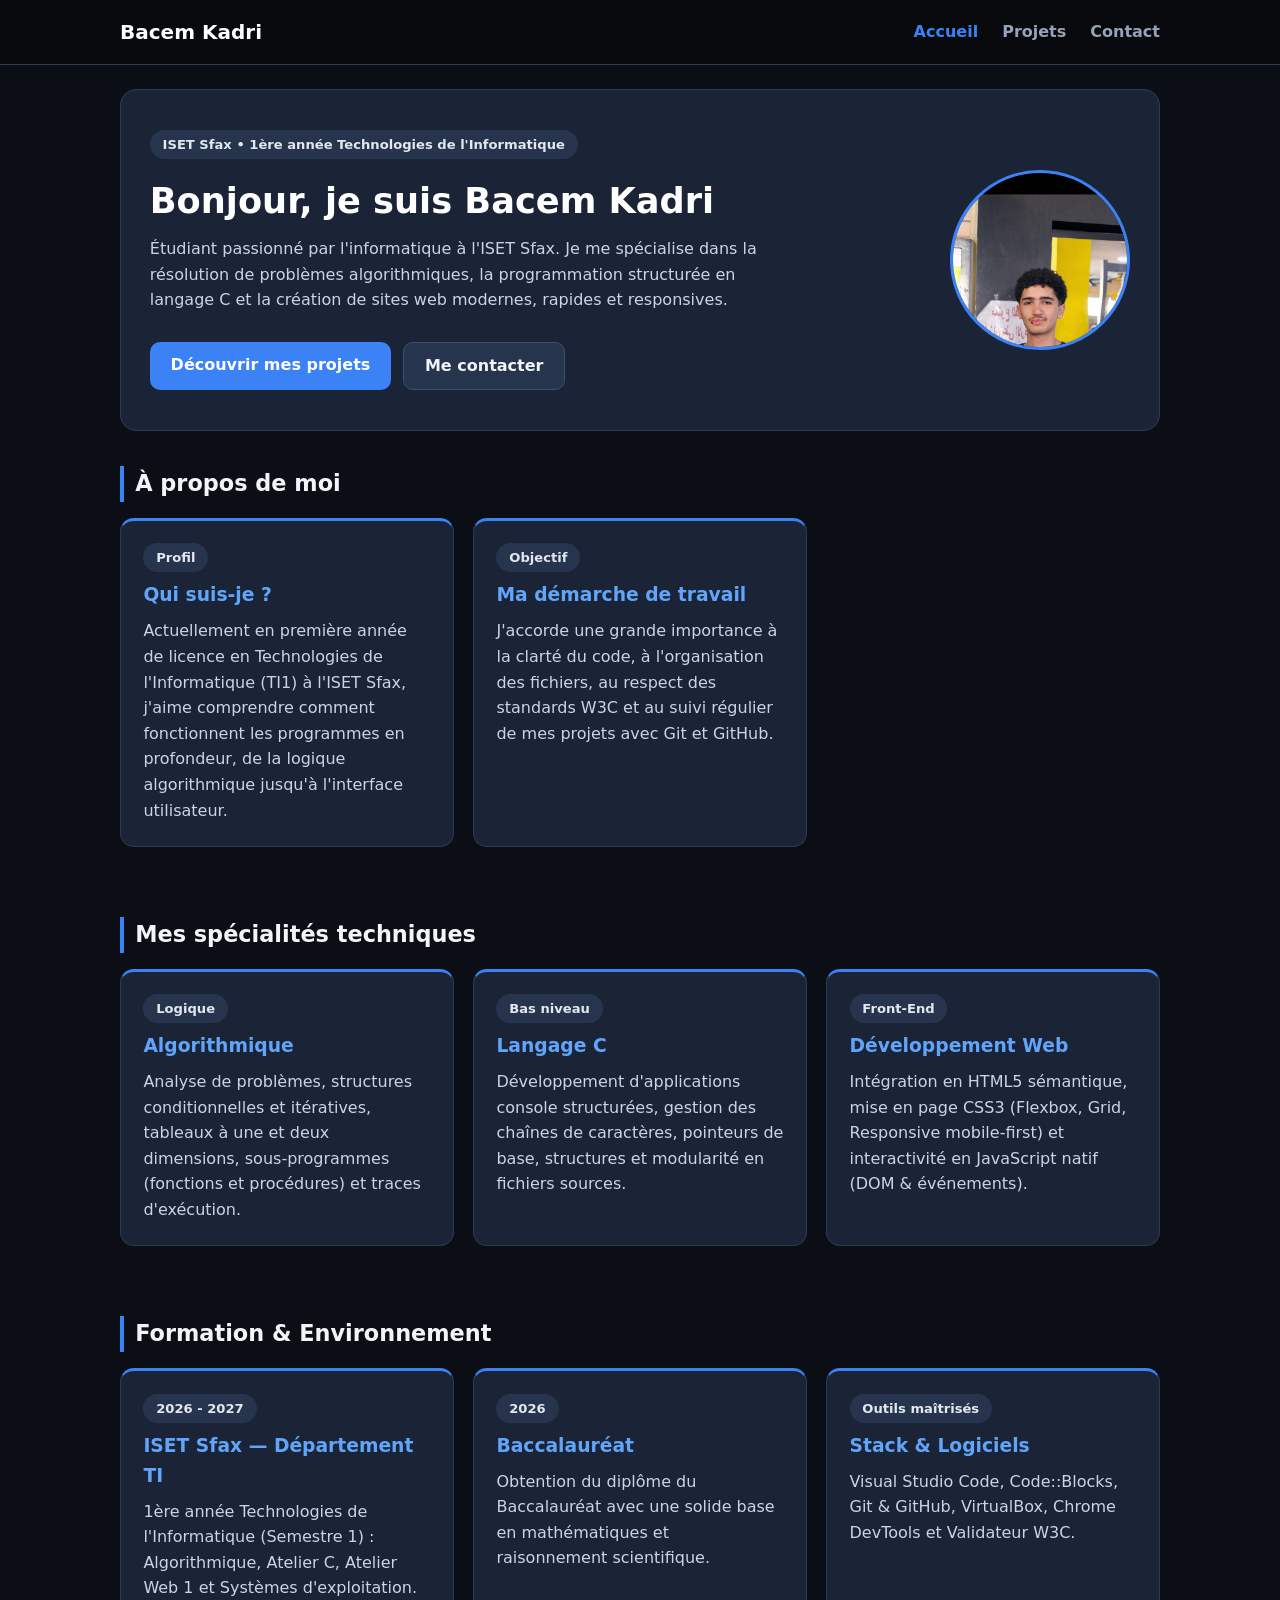
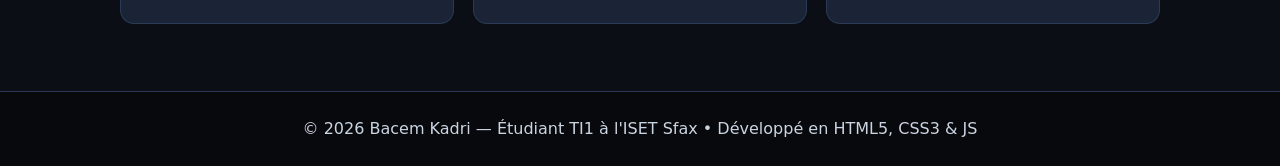
<file: index.html>
<!DOCTYPE html>
<html lang="fr">
<head>
  <meta charset="UTF-8">
  <meta name="viewport" content="width=device-width, initial-scale=1.0">
  <title>Bacem Kadri - Portfolio | ISET Sfax</title>
  <link rel="stylesheet" href="style.css">
</head>
<body>
  <header>
    <div class="container nav-bar">
      <a href="index.html" class="logo">Bacem Kadri</a>
      <button type="button" class="burger" id="burgerBtn" aria-label="Ouvrir le menu">☰</button>
      <nav id="navMenu">
        <a href="index.html" class="active">Accueil</a>
        <a href="projets.html">Projets</a>
        <a href="contact.html">Contact</a>
      </nav>
    </div>
  </header>

  <main class="container">
    <!-- Section 1 : Présentation principale -->
    <section class="hero">
      <div class="hero-box">
        <div>
          <span class="badge">ISET Sfax • 1ère année Technologies de l'Informatique</span>
          <h1>Bonjour, je suis Bacem Kadri</h1>
          <p>
            Étudiant passionné par l'informatique à l'ISET Sfax. Je me spécialise dans la résolution de problèmes algorithmiques,
            la programmation structurée en langage C et la création de sites web modernes, rapides et responsives.
          </p>
          <div class="actions">
            <a href="projets.html" class="btn">Découvrir mes projets</a>
            <a href="contact.html" class="btn btn-light">Me contacter</a>
          </div>
        </div>
        <img src="bacem.jpeg" alt="Photo de Bacem Kadri" class="avatar">
      </div>
    </section>

    <!-- Section 2 : À propos & Objectifs -->
    <section>
      <h2>À propos de moi</h2>
      <div class="grid">
        <article class="card">
          <span class="tag">Profil</span>
          <h3>Qui suis-je ?</h3>
          <p>
            Actuellement en première année de licence en Technologies de l'Informatique (TI1) à l'ISET Sfax,
            j'aime comprendre comment fonctionnent les programmes en profondeur, de la logique algorithmique jusqu'à l'interface utilisateur.
          </p>
        </article>
        <article class="card">
          <span class="tag">Objectif</span>
          <h3>Ma démarche de travail</h3>
          <p>
            J'accorde une grande importance à la clarté du code, à l'organisation des fichiers, au respect des standards W3C
            et au suivi régulier de mes projets avec Git et GitHub.
          </p>
        </article>
      </div>
    </section>

    <!-- Section 3 : Spécialités -->
    <section>
      <h2>Mes spécialités techniques</h2>
      <div class="grid">
        <article class="card">
          <span class="tag">Logique</span>
          <h3>Algorithmique</h3>
          <p>
            Analyse de problèmes, structures conditionnelles et itératives, tableaux à une et deux dimensions,
            sous-programmes (fonctions et procédures) et traces d'exécution.
          </p>
        </article>
        <article class="card">
          <span class="tag">Bas niveau</span>
          <h3>Langage C</h3>
          <p>
            Développement d'applications console structurées, gestion des chaînes de caractères, pointeurs de base,
            structures et modularité en fichiers sources.
          </p>
        </article>
        <article class="card">
          <span class="tag">Front-End</span>
          <h3>Développement Web</h3>
          <p>
            Intégration en HTML5 sémantique, mise en page CSS3 (Flexbox, Grid, Responsive mobile-first)
            et interactivité en JavaScript natif (DOM &amp; événements).
          </p>
        </article>
      </div>
    </section>

    <!-- Section 4 : Parcours & Outils -->
    <section>
      <h2>Formation &amp; Environnement</h2>
      <div class="grid">
        <article class="card">
          <span class="tag">2026 - 2027</span>
          <h3>ISET Sfax — Département TI</h3>
          <p>1ère année Technologies de l'Informatique (Semestre 1) : Algorithmique, Atelier C, Atelier Web 1 et Systèmes d'exploitation.</p>
        </article>
        <article class="card">
          <span class="tag">2026</span>
          <h3>Baccalauréat</h3>
          <p>Obtention du diplôme du Baccalauréat avec une solide base en mathématiques et raisonnement scientifique.</p>
        </article>
        <article class="card">
          <span class="tag">Outils maîtrisés</span>
          <h3>Stack &amp; Logiciels</h3>
          <p>Visual Studio Code, Code::Blocks, Git &amp; GitHub, VirtualBox, Chrome DevTools et Validateur W3C.</p>
        </article>
      </div>
    </section>
  </main>

  <footer>
    <p>© 2026 Bacem Kadri — Étudiant TI1 à l'ISET Sfax • Développé en HTML5, CSS3 &amp; JS</p>
  </footer>

  <script src="script.js"></script>
</body>
</html>
</file>
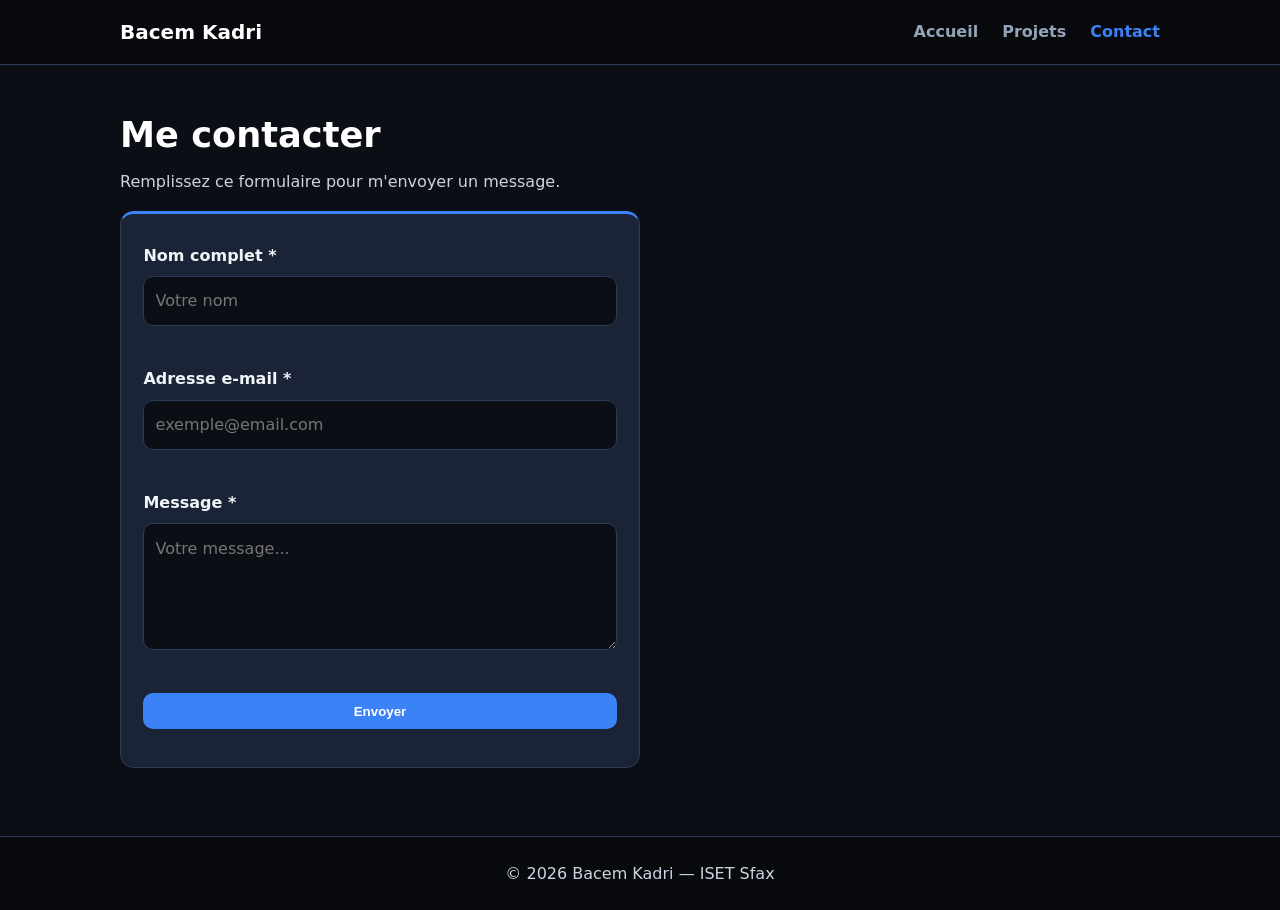
<file: contact.html>
<!DOCTYPE html>
<html lang="fr">
<head>
  <meta charset="UTF-8">
  <meta name="viewport" content="width=device-width, initial-scale=1.0">
  <title>Contact - Bacem Kadri</title>
  <link rel="stylesheet" href="style.css">
</head>
<body>
  <header>
    <div class="container nav-bar">
      <a href="index.html" class="logo">Bacem Kadri</a>
      <button type="button" class="burger" id="burgerBtn" aria-label="Menu">☰</button>
      <nav id="navMenu">
        <a href="index.html">Accueil</a>
        <a href="projets.html">Projets</a>
        <a href="contact.html" class="active">Contact</a>
      </nav>
    </div>
  </header>

  <main class="container">
    <section>
      <h1>Me contacter</h1>
      <p>Remplissez ce formulaire pour m'envoyer un message.</p>

      <form id="contactForm" class="card" novalidate>
        <label for="nom">Nom complet *</label>
        <input type="text" id="nom" placeholder="Votre nom">
        <small class="error" id="nomErr"></small>

        <label for="email">Adresse e-mail *</label>
        <input type="email" id="email" placeholder="exemple@email.com">
        <small class="error" id="emailErr"></small>

        <label for="msg">Message *</label>
        <textarea id="msg" rows="4" placeholder="Votre message..."></textarea>
        <small class="error" id="msgErr"></small>

        <button type="submit" class="btn">Envoyer</button>
        <p class="success" id="successMsg"></p>
      </form>
    </section>
  </main>

  <footer>
    <p>© 2026 Bacem Kadri — ISET Sfax</p>
  </footer>

  <script src="script.js"></script>
</body>
</html>
</file>
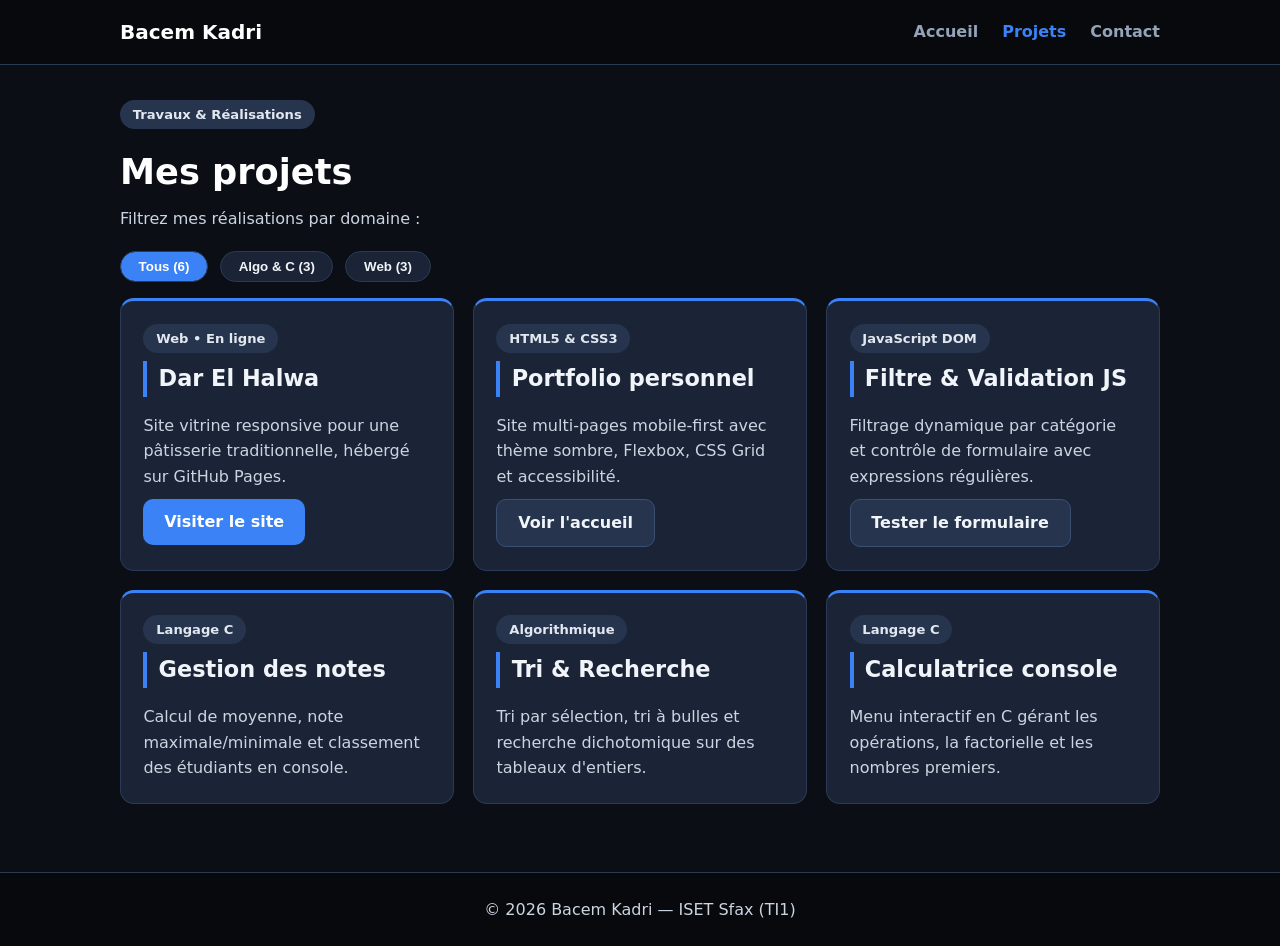
<file: projets.html>
<!DOCTYPE html>
<html lang="fr">
<head>
  <meta charset="UTF-8">
  <meta name="viewport" content="width=device-width, initial-scale=1.0">
  <title>Projets - Bacem Kadri | ISET Sfax</title>
  <link rel="stylesheet" href="style.css">
</head>
<body>
  <header>
    <div class="container nav-bar">
      <a href="index.html" class="logo">Bacem Kadri</a>
      <button type="button" class="burger" id="burgerBtn" aria-label="Ouvrir le menu">☰</button>
      <nav id="navMenu">
        <a href="index.html">Accueil</a>
        <a href="projets.html" class="active">Projets</a>
        <a href="contact.html">Contact</a>
      </nav>
    </div>
  </header>

  <main class="container">
    <section>
      <span class="badge">Travaux &amp; Réalisations</span>
      <h1>Mes projets</h1>
      <p>Filtrez mes réalisations par domaine :</p>

      <div class="filters">
        <button type="button" class="filter-btn active" data-cat="all">Tous (6)</button>
        <button type="button" class="filter-btn" data-cat="c">Algo &amp; C (3)</button>
        <button type="button" class="filter-btn" data-cat="web">Web (3)</button>
      </div>

      <div class="grid">
        <!-- Projet Web en ligne -->
        <article class="card project" data-cat="web">
          <span class="tag">Web • En ligne</span>
          <h2>Dar El Halwa</h2>
          <p>Site vitrine responsive pour une pâtisserie traditionnelle, hébergé sur GitHub Pages.</p>
          <a href="https://bacem30k.github.io/dar-el-halwa-/" target="_blank" rel="noopener" class="btn">Visiter le site</a>
        </article>

        <article class="card project" data-cat="web">
          <span class="tag">HTML5 &amp; CSS3</span>
          <h2>Portfolio personnel</h2>
          <p>Site multi-pages mobile-first avec thème sombre, Flexbox, CSS Grid et accessibilité.</p>
          <a href="index.html" class="btn btn-light">Voir l'accueil</a>
        </article>

        <article class="card project" data-cat="web">
          <span class="tag">JavaScript DOM</span>
          <h2>Filtre &amp; Validation JS</h2>
          <p>Filtrage dynamique par catégorie et contrôle de formulaire avec expressions régulières.</p>
          <a href="contact.html" class="btn btn-light">Tester le formulaire</a>
        </article>

        <!-- Projets Algo & C -->
        <article class="card project" data-cat="c">
          <span class="tag">Langage C</span>
          <h2>Gestion des notes</h2>
          <p>Calcul de moyenne, note maximale/minimale et classement des étudiants en console.</p>
        </article>

        <article class="card project" data-cat="c">
          <span class="tag">Algorithmique</span>
          <h2>Tri &amp; Recherche</h2>
          <p>Tri par sélection, tri à bulles et recherche dichotomique sur des tableaux d'entiers.</p>
        </article>

        <article class="card project" data-cat="c">
          <span class="tag">Langage C</span>
          <h2>Calculatrice console</h2>
          <p>Menu interactif en C gérant les opérations, la factorielle et les nombres premiers.</p>
        </article>
      </div>
    </section>
  </main>

  <footer>
    <p>© 2026 Bacem Kadri — ISET Sfax (TI1)</p>
  </footer>

  <script src="script.js"></script>
</body>
</html>
</file>
<file: style.css>
/* Variables */
:root {
  --bg: #0b0e14;
  --card: #1b2436;
  --dark: #07090d;
  --text: #f1f5f9;
  --muted: #94a3b8;
  --accent: #3b82f6;
  --border: #2b3a55;
}

/* Base */
* {
  box-sizing: border-box;
  margin: 0;
  padding: 0;
}

body {
  font-family: system-ui, sans-serif;
  font-size: 16px;
  line-height: 1.6;
  background: var(--bg);
  color: var(--text);
}

.container {
  width: 92%;
  max-width: 1040px;
  margin: 0 auto;
}

section { padding: 2.2rem 0; }
h1 { font-size: 2.2rem; margin: 0.4rem 0; color: #ffffff; }
h2 { font-size: 1.4rem; margin-bottom: 1rem; border-left: 4px solid var(--accent); padding-left: 0.7rem; }
h3 { margin-bottom: 0.5rem; color: #60a5fa; }
p { color: #cbd5e1; }

a:focus, button:focus, input:focus, textarea:focus {
  outline: 2px solid var(--accent);
  outline-offset: 2px;
}

/* Header & Navigation */
header {
  background: var(--dark);
  border-bottom: 1px solid var(--border);
  position: sticky;
  top: 0;
  z-index: 10;
}

.nav-bar {
  display: flex;
  justify-content: space-between;
  align-items: center;
  min-height: 64px;
  flex-wrap: wrap;
}

.logo {
  font-weight: bold;
  font-size: 1.25rem;
  color: #ffffff;
  text-decoration: none;
}

.burger {
  font-size: 1.3rem;
  padding: 0.3rem 0.65rem;
  background: var(--card);
  color: var(--text);
  border: 1px solid var(--border);
  border-radius: 8px;
  cursor: pointer;
}

nav {
  display: none;
  width: 100%;
  flex-direction: column;
  gap: 0.75rem;
  padding: 1rem 0;
}

nav.open { display: flex; }

nav a {
  text-decoration: none;
  color: var(--muted);
  font-weight: 600;
}

nav a.active, nav a:hover { color: var(--accent); }

/* Hero & Photo mdawra */
.hero {
  background: var(--card);
  padding: 2.5rem 1.8rem;
  border-radius: 16px;
  border: 1px solid var(--border);
  margin-top: 1.5rem;
}

.hero-box {
  display: flex;
  align-items: center;
  justify-content: space-between;
  gap: 1.5rem;
  flex-wrap: wrap;
}

.hero-box > div {
  flex: 1;
  min-width: 280px;
}

.avatar {
  width: 180px;
  height: 180px;
  object-fit: cover;
  object-position: center 25%;
  border-radius: 50%;
  border: 3px solid var(--accent);
}

.hero p { max-width: 60ch; }

.badge, .tag {
  display: inline-block;
  font-size: 0.82rem;
  font-weight: 600;
  padding: 0.25rem 0.8rem;
  border-radius: 20px;
  margin-bottom: 0.5rem;
  background: #27344d;
  color: #e2e8f0;
}

/* Boutons */
.actions, .filters {
  display: flex;
  gap: 0.75rem;
  flex-wrap: wrap;
  margin-top: 1.2rem;
}

.btn {
  display: inline-block;
  background: var(--accent);
  color: #ffffff;
  padding: 0.65rem 1.3rem;
  border-radius: 10px;
  text-decoration: none;
  font-weight: 600;
  border: 0;
  cursor: pointer;
  margin-top: 0.6rem;
}

.btn:hover { opacity: 0.9; }

.btn-light {
  background: #27344d;
  color: var(--text);
  border: 1px solid #3b4f73;
}

/* Cartes & Grille (Mourab3at bloun ekher wadhah) */
.grid {
  display: grid;
  grid-template-columns: 1fr;
  gap: 1.2rem;
  margin-top: 1rem;
}

.card {
  background: var(--card);
  border: 1px solid var(--border);
  border-top: 3px solid var(--accent);
  border-radius: 14px;
  padding: 1.4rem;
}

.hidden { display: none; }

.filter-btn {
  padding: 0.45rem 1.1rem;
  border-radius: 20px;
  border: 1px solid var(--border);
  background: var(--card);
  color: var(--text);
  cursor: pointer;
  font-weight: 600;
}

.filter-btn.active {
  background: var(--accent);
  color: #ffffff;
}

/* Formulaire & Footer */
form {
  max-width: 520px;
  display: grid;
  gap: 0.5rem;
  margin-top: 1rem;
}

label { font-weight: 600; margin-top: 0.4rem; }

input, textarea {
  width: 100%;
  padding: 0.7rem;
  background: var(--bg);
  color: var(--text);
  border: 1px solid var(--border);
  border-radius: 10px;
  font: inherit;
}

.error { color: #f87171; font-size: 0.88rem; min-height: 1.1rem; }
.success { color: #4ade80; font-weight: 600; margin-top: 0.5rem; }

footer {
  text-align: center;
  padding: 1.5rem 0;
  background: var(--dark);
  color: var(--muted);
  border-top: 1px solid var(--border);
  margin-top: 2rem;
}

/* Responsive */
@media (min-width: 768px) {
  .burger { display: none; }
  nav { display: flex; width: auto; flex-direction: row; gap: 1.5rem; padding: 0; }
  .grid { grid-template-columns: repeat(2, 1fr); }
}

@media (min-width: 1200px) {
  .grid { grid-template-columns: repeat(3, 1fr); }
}
</file>
